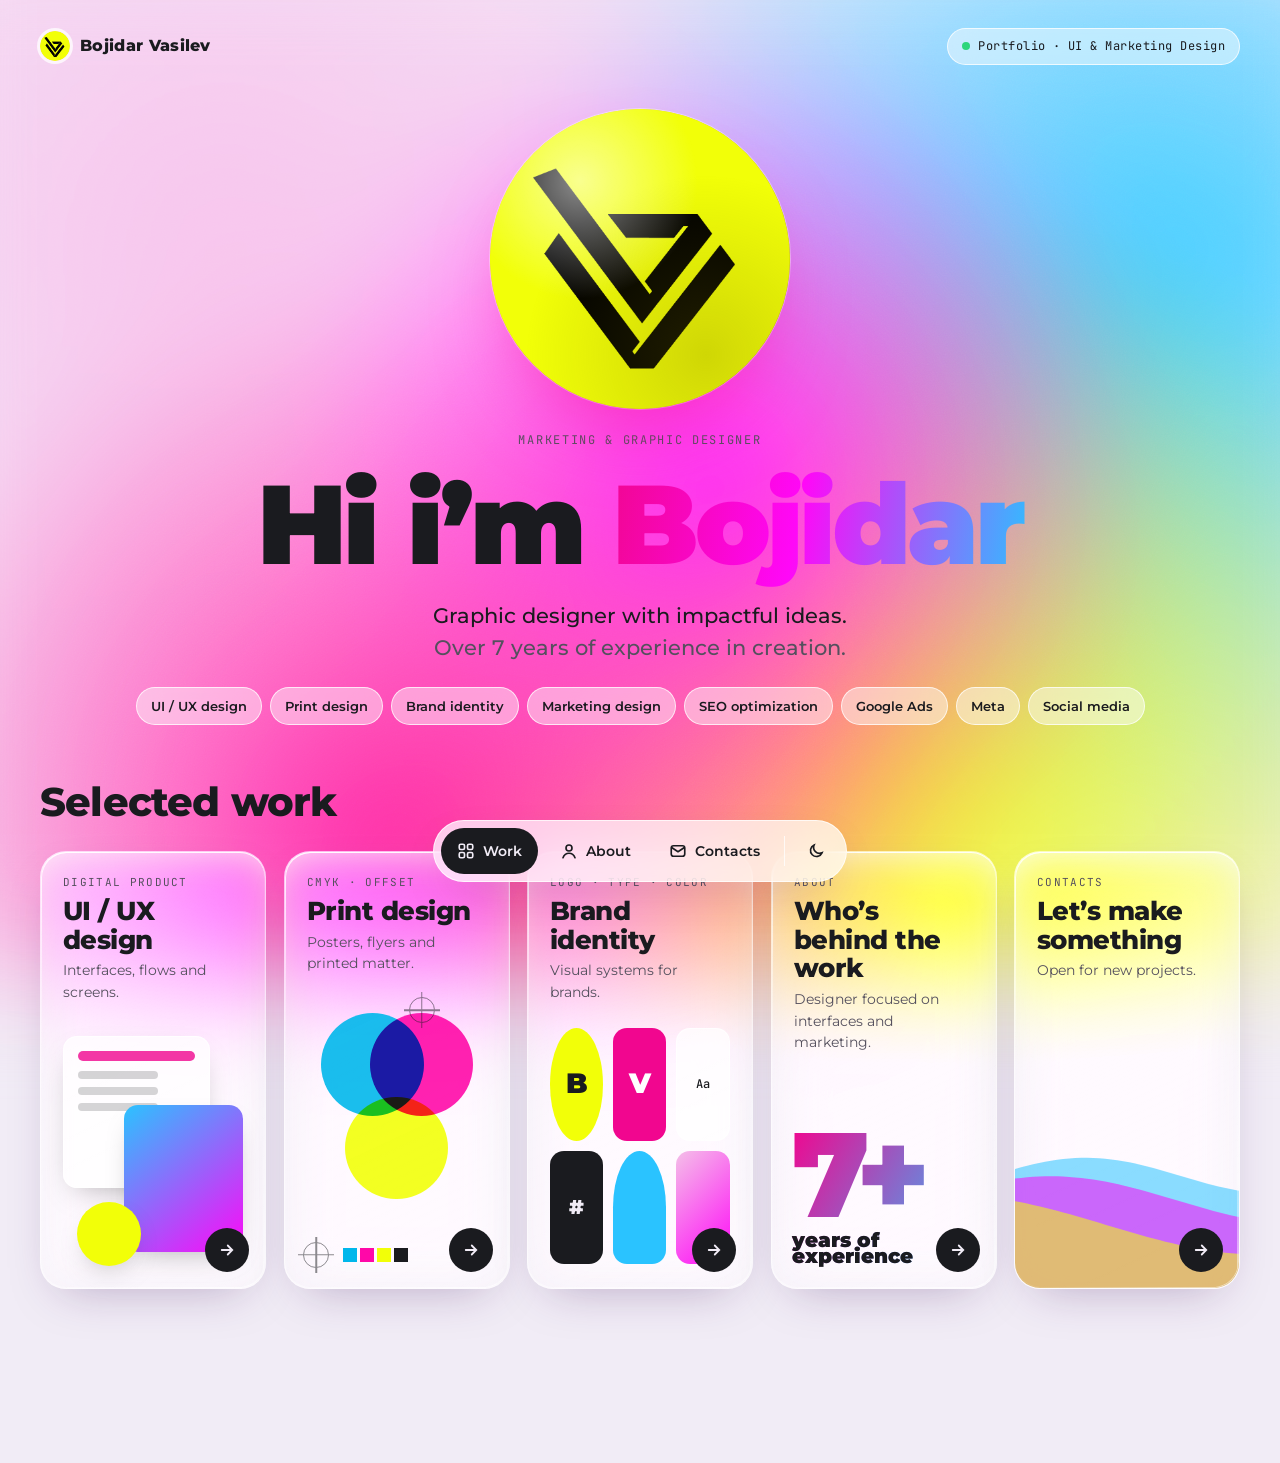
<file: index.html>
<!doctype html>
<html lang="en">
<head>
<meta charset="utf-8">
<meta name="viewport" content="width=device-width, initial-scale=1, viewport-fit=cover">
<title>Bojidar Vasilev &middot; Marketing &amp; Graphic Design</title>
<meta name="description" content="Freelance Projects &middot; Brand Identity &middot; Logo Design &middot; Web Design &middot; UI/UX &middot; Print &middot; Google Ads &middot; Meta Ads &middot; SEO">
<link rel="canonical" href="https://bojidar.design/">
<script type="application/ld+json">
{
  "@context": "https://schema.org",
  "@graph": [
    {
      "@type": "Person",
      "@id": "https://bojidar.design/#person",
      "name": "Bojidar Vasilev",
      "alternateName": "Божидар Василев",
      "jobTitle": "Digital Marketing & Design Specialist",
      "url": "https://bojidar.design/",
      "image": "https://bojidar.design/assets/about/BV.png",
      "address": {"@type": "PostalAddress", "addressLocality": "Stara Zagora", "addressCountry": "BG"},
      "sameAs": ["https://www.linkedin.com/in/bojidar-vasilev-03b022207"],
      "knowsAbout": ["Digital marketing", "Google Ads", "Meta ads", "SEO", "Social media marketing", "Email marketing", "Link building", "Web analytics", "UI/UX design", "Banner design", "Logo design", "Brand identity", "Print design", "Vehicle branding", "Vinyl graphics", "Motion graphics"]
    },
    {
      "@type": "WebSite",
      "@id": "https://bojidar.design/#website",
      "url": "https://bojidar.design/",
      "name": "Bojidar Vasilev",
      "publisher": {"@id": "https://bojidar.design/#person"}
    }
  ]
}
</script>
<meta property="og:type" content="website">
<meta property="og:site_name" content="Bojidar Vasilev">
<meta property="og:title" content="Bojidar Vasilev &middot; Marketing &amp; Graphic Design">
<meta property="og:description" content="Bojidar Vasilev, digital marketing &amp; design specialist in Stara Zagora: Google Ads, Meta ads, SEO, social media, UI/UX, logos, print and vehicle branding.">
<meta property="og:url" content="https://bojidar.design/">
<meta property="og:image" content="https://bojidar.design/assets/bv-logo.png">
<meta name="twitter:card" content="summary">
<link rel="icon" href="/favicon.ico" sizes="48x48">
<link rel="icon" type="image/png" sizes="32x32" href="/favicon-32.png">
<link rel="icon" type="image/png" sizes="192x192" href="/favicon-192.png">
<link rel="apple-touch-icon" href="/apple-touch-icon.png">
<meta name="claude:viewport-fit-sides" content="cover">
<link rel="preconnect" href="https://fonts.googleapis.com">
<link rel="preconnect" href="https://fonts.gstatic.com" crossorigin>
<link rel="stylesheet" href="https://fonts.googleapis.com/css2?family=Montserrat:wght@400;500;600;800;900&family=JetBrains+Mono:wght@500&display=swap">
<style>
/* Layout: full-bleed animated gradient field; hero orb + headline; horizontal snap carousel of glass cards; floating glass dock at the bottom */
:root{
  --yellow:#F2FF08; --pink:#F1068F; --magenta:#FF08F7; --blue:#2AC3FF; --lilac:#F4BFE8;
  --bg:#F1ECF6; --fg:#1A1B1F; --muted:#55505E;
  --glass:rgba(255,255,255,.46); --glass-strong:rgba(255,255,255,.72); --glass-line:rgba(255,255,255,.75);
  --shadow:0 18px 50px -22px rgba(60,20,90,.35);
  --orb-ink:#1A1B1F;
  --display:"Montserrat",system-ui,-apple-system,"Segoe UI",sans-serif;
  --body:"Montserrat",system-ui,-apple-system,"Segoe UI",sans-serif;
  --mono:"JetBrains Mono",ui-monospace,Consolas,monospace;
  --blend:multiply;
  --lg-top:rgba(255,255,255,.42); --lg-mid:rgba(255,255,255,.16); --lg-bot:rgba(255,255,255,.28);
  --lg-edge:rgba(255,255,255,.55); --lg-hi:rgba(255,255,255,.9); --lg-lo:rgba(255,255,255,.25);
  --lg-inner:rgba(255,255,255,.12); --lg-rim2:rgba(255,255,255,.55);
}
@media (prefers-color-scheme: dark){:root:not([data-theme="light"]){
  --bg:#130A2C; --fg:#F6F2FF; --muted:#B9B0D0;
  --glass:rgba(40,22,86,.42); --glass-strong:rgba(34,18,74,.78); --glass-line:rgba(255,255,255,.14);
  --shadow:0 20px 60px -20px rgba(0,0,0,.6); --blend:screen; color-scheme:dark;
  --lg-top:rgba(255,255,255,.16); --lg-mid:rgba(255,255,255,.04); --lg-bot:rgba(255,255,255,.09);
  --lg-edge:rgba(255,255,255,.18); --lg-hi:rgba(255,255,255,.45); --lg-lo:rgba(255,255,255,.06);
  --lg-inner:rgba(255,255,255,.05); --lg-rim2:rgba(255,255,255,.22)}}
:root[data-theme="dark"]{
  --bg:#130A2C; --fg:#F6F2FF; --muted:#B9B0D0;
  --glass:rgba(40,22,86,.42); --glass-strong:rgba(34,18,74,.78); --glass-line:rgba(255,255,255,.14);
  --shadow:0 20px 60px -20px rgba(0,0,0,.6); --blend:screen; color-scheme:dark;
  --lg-top:rgba(255,255,255,.16); --lg-mid:rgba(255,255,255,.04); --lg-bot:rgba(255,255,255,.09);
  --lg-edge:rgba(255,255,255,.18); --lg-hi:rgba(255,255,255,.45); --lg-lo:rgba(255,255,255,.06);
  --lg-inner:rgba(255,255,255,.05); --lg-rim2:rgba(255,255,255,.22)}

*{box-sizing:border-box}
html{scroll-behavior:smooth}
body{background:var(--bg);color:var(--fg);font-family:var(--body);font-size:16px;line-height:1.55;overflow-x:hidden;
  transition:background-color .5s ease,color .5s ease}
#field{position:fixed;inset:0;width:100%;height:100%;z-index:0;filter:blur(48px) saturate(1.15);transform:scale(1.15);pointer-events:none}
.grain{position:fixed;inset:0;z-index:1;pointer-events:none;opacity:.08;mix-blend-mode:overlay;
  background-image:url("data:image/svg+xml,%3Csvg xmlns='http://www.w3.org/2000/svg' width='160' height='160'%3E%3Cfilter id='n'%3E%3CfeTurbulence type='fractalNoise' baseFrequency='.9' numOctaves='2'/%3E%3C/filter%3E%3Crect width='100%25' height='100%25' filter='url(%23n)'/%3E%3C/svg%3E")}
.page{position:relative;z-index:2;padding-left:max(16px,env(safe-area-inset-left,0px));padding-right:max(16px,env(safe-area-inset-right,0px));padding-block:0 140px}
.wrap{max-width:1200px;margin:0 auto}

/* top bar */
.top{display:flex;align-items:center;justify-content:space-between;padding-block:20px}
.mark{display:flex;align-items:center;gap:10px;font-weight:800;letter-spacing:.02em;color:var(--fg);text-decoration:none}
.mark img{width:30px;height:30px;border-radius:50%;box-shadow:0 0 0 3px var(--glass-line)}
.mark i{width:30px;height:30px;border-radius:50%;background:var(--yellow);display:grid;place-items:center;font-style:normal;font-size:11px;font-weight:900;color:#1A1B1F;box-shadow:0 0 0 3px var(--glass-line)}
.status{font-family:var(--mono);font-size:12px;letter-spacing:.04em;display:flex;align-items:center;gap:8px;padding:8px 14px;border-radius:999px;background:var(--glass);border:1px solid var(--glass-line);backdrop-filter:blur(14px);-webkit-backdrop-filter:blur(14px)}
.status b{width:8px;height:8px;border-radius:50%;background:#2BD67B;box-shadow:0 0 0 0 rgba(43,214,123,.6);animation:ping 2.4s infinite}
@keyframes ping{0%{box-shadow:0 0 0 0 rgba(43,214,123,.55)}70%,100%{box-shadow:0 0 0 10px rgba(43,214,123,0)}}

/* hero */
.hero{display:grid;justify-items:center;text-align:center;gap:22px;padding-block:24px 56px}
.orb-stage{perspective:900px;width:min(300px,62vw);aspect-ratio:1;max-width:100%}
.orb{position:relative;width:100%;height:100%;border-radius:50%;
  background:radial-gradient(circle at 32% 28%,#FBFFB0 0%,var(--yellow) 38%,#D7E400 100%);
  box-shadow:inset -18px -26px 50px rgba(150,140,0,.35),0 40px 80px -30px rgba(241,6,143,.55),0 0 0 1px rgba(255,255,255,.4);
  display:grid;place-items:center;transform-style:preserve-3d;transition:transform .25s ease-out;animation:float 7s ease-in-out infinite}
.orb img{position:absolute;inset:0;width:100%;height:100%;border-radius:50%;display:block}
.orb::before{content:"";position:absolute;inset:0;border-radius:50%;z-index:2;pointer-events:none;
  background:radial-gradient(circle at 30% 24%,rgba(255,255,255,.55),rgba(255,255,255,0) 38%),radial-gradient(circle at 72% 82%,rgba(120,110,0,.28),rgba(0,0,0,0) 55%)}
.orb::after{z-index:3}
@keyframes float{0%,100%{translate:0 0}50%{translate:0 -12px}}
@keyframes spin{to{transform:rotate(360deg)}}
.eyebrow{font-family:var(--mono);font-size:12px;letter-spacing:.14em;text-transform:uppercase;color:var(--muted)}
h1{font-family:var(--display);font-weight:900;font-size:clamp(44px,9vw,112px);line-height:.95;letter-spacing:-.035em;margin:0;text-wrap:balance}
h1 .w{display:inline-block;animation:rise .9s cubic-bezier(.2,.8,.2,1) both}
h1 .w:nth-child(2){animation-delay:.08s}h1 .w:nth-child(3){animation-delay:.16s}
h1 .hl{background:linear-gradient(100deg,var(--pink),var(--magenta) 45%,var(--blue));-webkit-background-clip:text;background-clip:text;color:transparent;
  padding:0 .06em .22em;margin:0 -.06em -.22em} /* room for descenders (the j) so the gradient paints them */
@keyframes rise{from{transform:translateY(28px) rotate(2deg);filter:blur(6px)}to{transform:none;filter:none}}
.lede{max-width:34ch;font-size:clamp(17px,2.2vw,21px);font-weight:500;margin:0;text-wrap:balance}
.lede span{color:var(--muted)}
.skills{display:flex;flex-wrap:wrap;justify-content:center;gap:8px;margin:0;padding:0;list-style:none}
.skills li{font-size:13px;font-weight:600;padding:8px 14px;border-radius:999px;background:var(--glass);border:1px solid var(--glass-line);backdrop-filter:blur(12px);-webkit-backdrop-filter:blur(12px)}

/* carousel */
.work-head{display:flex;align-items:end;justify-content:space-between;gap:16px;margin-bottom:18px;flex-wrap:wrap}
h2{font-family:var(--display);font-weight:800;font-size:clamp(26px,3.6vw,40px);letter-spacing:-.02em;margin:0;line-height:1.05}
.arrows{display:flex;gap:8px}
.btn-round{width:46px;height:46px;border-radius:50%;border:1px solid var(--glass-line);background:var(--glass-strong);color:var(--fg);display:grid;place-items:center;cursor:pointer;backdrop-filter:blur(14px);-webkit-backdrop-filter:blur(14px);transition:transform .2s,background .2s}
.btn-round:hover{transform:scale(1.08)}
.btn-round:disabled{opacity:.35;cursor:default;transform:none}
.btn-round:focus-visible,.card:focus-visible,.dock button:focus-visible,.dock a:focus-visible,.modal button:focus-visible{outline:3px solid var(--blue);outline-offset:3px}
.track{display:grid;grid-auto-flow:column;grid-auto-columns:minmax(260px,340px);gap:18px;overflow-x:auto;scroll-snap-type:x mandatory;padding:10px 4px 26px;scrollbar-width:none;overscroll-behavior-x:contain}
.track::-webkit-scrollbar{display:none}
/* desktop & tablet: every card visible, no cut-off carousel */
@media (min-width:768px){
  .arrows{display:none}
  .track{grid-auto-flow:row;grid-template-columns:repeat(auto-fit,minmax(210px,1fr));overflow:visible;scroll-snap-type:none;padding:10px 0 26px}
  .card{min-height:400px}
}
/* one-by-one reveal (only when JS runs, so cards never stay hidden without it) */
.reveal .card{opacity:0;translate:0 46px;scale:.94;filter:blur(8px);
  transition:opacity .7s ease,translate .9s cubic-bezier(.2,.9,.25,1.1),scale .9s cubic-bezier(.2,.9,.25,1.1),filter .7s ease,transform .3s ease,box-shadow .3s;
  transition-delay:calc(var(--i,0) * 120ms)}
.reveal .card.in{opacity:1;translate:0 0;scale:1;filter:none}
.card{scroll-snap-align:start;position:relative;display:flex;flex-direction:column;min-height:420px;border-radius:26px;overflow:hidden;text-decoration:none;color:var(--fg);
  background:var(--glass);border:1px solid var(--glass-line);box-shadow:var(--shadow);backdrop-filter:blur(18px);-webkit-backdrop-filter:blur(18px);
  transform:perspective(900px) rotateX(var(--rx,0deg)) rotateY(var(--ry,0deg)) translateY(var(--ty,0));transition:transform .3s ease,box-shadow .3s}
.card:hover{--ty:-6px}
/* liquid glass: clear tinted pane, strong blur + saturation, bright specular rim, soft inner light */
.card{
  background:linear-gradient(155deg,var(--lg-top) 0%,var(--lg-mid) 45%,var(--lg-bot) 100%);
  border:1px solid var(--lg-edge);
  backdrop-filter:blur(26px) saturate(185%) brightness(1.06);-webkit-backdrop-filter:blur(26px) saturate(185%) brightness(1.06);
  box-shadow:inset 0 1px 0 var(--lg-hi),inset 0 -1px 0 var(--lg-lo),inset 0 0 0 1px var(--lg-inner),inset 0 18px 40px -24px var(--lg-hi),var(--shadow)}
.card::after{content:"";position:absolute;inset:0;border-radius:inherit;pointer-events:none;z-index:5;padding:1.2px;
  background:linear-gradient(135deg,var(--lg-hi) 0%,transparent 32%,transparent 62%,var(--lg-rim2) 100%);
  -webkit-mask:linear-gradient(#000 0 0) content-box,linear-gradient(#000 0 0);-webkit-mask-composite:xor;mask:linear-gradient(#000 0 0) content-box exclude,linear-gradient(#000 0 0)}
.card.alt{background:linear-gradient(155deg,var(--lg-top) 0%,var(--lg-mid) 55%,var(--lg-bot) 100%)}
.card::before{content:"";position:absolute;inset:0;pointer-events:none;opacity:0;transition:opacity .3s;
  background:radial-gradient(320px circle at var(--mx,50%) var(--my,50%),rgba(255,255,255,.35),transparent 60%);z-index:3}
.card:hover::before{opacity:1}
.card-top{padding:22px 22px 0;display:grid;gap:6px;position:relative;z-index:2}
.tag{font-family:var(--mono);font-size:11px;letter-spacing:.12em;text-transform:uppercase;color:var(--muted)}
.card h3{font-family:var(--display);font-weight:800;font-size:26px;letter-spacing:-.02em;margin:0;line-height:1.1}
.card p{margin:0;font-size:14px;color:var(--muted)}
.art{position:relative;flex:1;min-height:220px;margin-top:14px}
.go{position:absolute;right:16px;bottom:16px;z-index:4;width:44px;height:44px;border-radius:50%;background:var(--fg);color:var(--bg);display:grid;place-items:center;transition:transform .3s}
.card:hover .go{transform:rotate(-45deg) scale(1.08)}

/* card art: UI */
.ui-stack{position:absolute;inset:18px 22px 22px}
.ui-stack div{position:absolute;border-radius:14px;background:var(--glass-strong);border:1px solid var(--glass-line);box-shadow:0 12px 30px -14px rgba(0,0,0,.35);transition:transform .5s cubic-bezier(.2,.8,.2,1)}
.ui-stack .s1{inset:0 18% 34% 0}
.ui-stack .s1::before{content:"";position:absolute;left:14px;right:14px;top:14px;height:10px;border-radius:5px;background:var(--pink);opacity:.8}
.ui-stack .s1::after{content:"";position:absolute;left:14px;width:55%;top:34px;height:8px;border-radius:4px;background:currentColor;opacity:.18;box-shadow:0 16px 0 currentColor,0 32px 0 currentColor}
.ui-stack .s2{inset:30% 0 6% 34%;background:linear-gradient(140deg,var(--blue),var(--magenta));border:0}
.ui-stack .s3{width:64px;height:64px;left:8%;bottom:0;border-radius:50%;background:var(--yellow);border:0}
.card:hover .s1{transform:translate(-6px,-8px) rotate(-3deg)}
.card:hover .s2{transform:translate(8px,6px) rotate(3deg)}
.card:hover .s3{transform:translate(10px,-10px) scale(1.1)}

/* card art: print (CMYK) */
.cmyk{position:absolute;inset:0}
.cmyk span{position:absolute;width:46%;aspect-ratio:1;border-radius:50%;mix-blend-mode:var(--blend);opacity:.9;transition:transform .6s cubic-bezier(.2,.8,.2,1)}
.cmyk .c{background:#00B7EB;left:16%;top:8%}
.cmyk .m{background:#FF08A8;left:38%;top:8%}
.cmyk .y{background:var(--yellow);left:27%;top:36%}
.card:hover .c{transform:translate(-14px,-6px)}
.card:hover .m{transform:translate(14px,-6px)}
.card:hover .y{transform:translateY(12px)}
.reg{position:absolute;width:26px;height:26px;border:1.5px solid currentColor;border-radius:50%;opacity:.5}
.reg::before,.reg::after{content:"";position:absolute;background:currentColor}
.reg::before{left:50%;top:-6px;bottom:-6px;width:1.5px;transform:translateX(-50%)}
.reg::after{top:50%;left:-6px;right:-6px;height:1.5px;transform:translateY(-50%)}
.reg.a{left:18px;bottom:20px}.reg.b{right:74px;top:8px}
.swatch{position:absolute;left:58px;bottom:26px;display:flex;gap:3px}
.swatch i{width:14px;height:14px}
.swatch i:nth-child(1){background:#00B7EB}.swatch i:nth-child(2){background:#FF08A8}.swatch i:nth-child(3){background:var(--yellow)}.swatch i:nth-child(4){background:#1A1B1F}

/* card art: brand */
.brand-grid{position:absolute;inset:10px 22px 24px;display:grid;grid-template-columns:repeat(3,1fr);grid-template-rows:repeat(2,1fr);gap:10px}
.brand-grid i{border-radius:14px;display:grid;place-items:center;font-family:var(--display);font-weight:900;font-style:normal;font-size:28px;transition:border-radius .5s,transform .5s}
.brand-grid i:nth-child(1){background:var(--yellow);color:#1A1B1F;border-radius:50%}
.brand-grid i:nth-child(2){background:var(--pink);color:#fff}
.brand-grid i:nth-child(3){background:var(--glass-strong);border:1px solid var(--glass-line);font-family:var(--mono);font-size:12px;font-weight:500}
.brand-grid i:nth-child(4){background:var(--fg);color:var(--bg);font-size:20px}
.brand-grid i:nth-child(5){background:var(--blue);border-radius:50% 50% 14px 14px}
.brand-grid i:nth-child(6){background:linear-gradient(135deg,var(--lilac),var(--magenta))}
.card:hover .brand-grid i:nth-child(1){border-radius:14px;transform:rotate(-8deg)}
.card:hover .brand-grid i:nth-child(2){border-radius:50%}
.card:hover .brand-grid i:nth-child(5){transform:translateY(-6px)}

/* about + contact cards */
.big-num{font-family:var(--display);font-weight:900;font-size:120px;line-height:.8;letter-spacing:-.06em;position:absolute;left:20px;bottom:24px;
  background:linear-gradient(120deg,var(--pink),var(--blue));-webkit-background-clip:text;background-clip:text;color:transparent}
.big-num small{font-size:20px;letter-spacing:0;display:block;margin-top:10px;color:var(--fg);-webkit-text-fill-color:var(--fg);padding-right:58px} /* keep clear of the arrow button */
.big-num{right:20px}
.wave{position:absolute;inset:auto 0 0 0;height:70%}

/* dock */
.dock{position:fixed;left:50%;bottom:calc(18px + env(safe-area-inset-bottom,0px));transform:translateX(-50%);z-index:20;display:flex;gap:6px;padding:7px;border-radius:999px;
  background:var(--glass-strong);border:1px solid var(--glass-line);box-shadow:var(--shadow);backdrop-filter:blur(20px) saturate(1.3);-webkit-backdrop-filter:blur(20px) saturate(1.3)}
.dock a,.dock button{position:relative;height:46px;min-width:46px;padding:0 16px;border-radius:999px;border:0;background:transparent;color:var(--fg);font:600 14px var(--body);display:flex;align-items:center;gap:8px;cursor:pointer;text-decoration:none;transition:background .2s}
.dock a:hover,.dock button:hover{background:var(--glass)}
.dock .on{background:var(--fg);color:var(--bg)}
.dock .on:hover{background:var(--fg)}
.dock .sep{width:1px;background:var(--glass-line);margin:8px 2px}
.dock .theme{padding:0;width:46px;justify-content:center}
@media (max-width:520px){.dock .lbl{display:none}.dock a,.dock button{padding:0;width:46px;justify-content:center}}

/* modals */
dialog.modal{border:0;padding:0;background:transparent;color:var(--fg);width:min(560px,calc(100% - 32px));max-height:min(80vh,680px)}
dialog.modal::backdrop{background:rgba(20,8,40,.35);backdrop-filter:blur(6px);-webkit-backdrop-filter:blur(6px)}
.sheet{border-radius:28px;padding:28px;background:var(--glass-strong);border:1px solid var(--glass-line);box-shadow:var(--shadow);backdrop-filter:blur(24px);-webkit-backdrop-filter:blur(24px);display:grid;gap:16px;position:relative}
dialog[open] .sheet{animation:pop .45s cubic-bezier(.2,.9,.25,1.15)}
@keyframes pop{from{transform:translateY(24px) scale(.96)}to{transform:none}}
.sheet .x{position:absolute;right:16px;top:16px}
.sheet h2{padding-right:56px}
.sheet p{margin:0;max-width:60ch}
.todo{font-family:var(--mono);font-size:13px;padding:12px 14px;border-radius:12px;border:1.5px dashed var(--pink);color:var(--fg)}
.facts{display:grid;grid-template-columns:repeat(auto-fit,minmax(140px,1fr));gap:10px}
.facts div{padding:14px;border-radius:16px;background:var(--glass);border:1px solid var(--glass-line)}
.facts b{display:block;font-family:var(--display);font-size:28px;font-weight:900;letter-spacing:-.03em}
.facts span{font-size:13px;color:var(--muted)}
.proto-note{margin-top:56px;font-family:var(--mono);font-size:12px;color:var(--muted);text-align:center}

/* theme flash ripple */
.ripple{position:fixed;z-index:30;border-radius:50%;pointer-events:none;width:20px;height:20px;transform:translate(-50%,-50%) scale(0);background:var(--yellow);mix-blend-mode:var(--blend);opacity:.7;animation:rip .8s ease-out forwards}
@keyframes rip{to{transform:translate(-50%,-50%) scale(160);opacity:0}}

@media (prefers-reduced-motion: reduce){
  *,*::before,*::after{animation:none!important;transition:none!important}
  html{scroll-behavior:auto}
}
</style>

</head>
<body>
<canvas id="field" aria-hidden="true"></canvas>
<div class="grain" aria-hidden="true"></div>

<div class="page">
  <div class="wrap">
    <header class="top">
      <a class="mark" href="#top" aria-label="Bojidar Vasilev, home"><img src="assets/bv-logo.png" alt="" width="30" height="30"><span>Bojidar Vasilev</span></a>
      <span class="status"><b></b>Portfolio · UI &amp; Marketing Design</span>
    </header>

    <section class="hero" id="top">
      <div class="orb-stage" id="stage">
        <div class="orb" id="orb">
          <img src="assets/bv-logo.png" alt="Bojidar Vasilev logo" width="448" height="448">
        </div>
      </div>
      <span class="eyebrow">Marketing &amp; graphic designer</span>
      <h1><span class="w">Hi</span> <span class="w">i’m</span> <span class="w hl">Bojidar</span></h1>
      <p class="lede">Graphic designer with impactful ideas. <span>Over 7 years of experience in creation.</span></p>
      <ul class="skills" aria-label="Areas of work">
        <li>UI / UX design</li><li>Print design</li><li>Brand identity</li><li>Marketing design</li><li>SEO optimization</li><li>Google Ads</li><li>Meta</li><li>Social media</li>
      </ul>
    </section>

    <section id="work" aria-labelledby="work-title">
      <div class="work-head">
        <h2 id="work-title">Selected work</h2>
        <div class="arrows">
          <button class="btn-round" id="prev" aria-label="Previous cards"><svg width="18" height="18" viewBox="0 0 24 24" fill="none" stroke="currentColor" stroke-width="2.4" stroke-linecap="round"><path d="M15 5l-7 7 7 7"/></svg></button>
          <button class="btn-round" id="next" aria-label="Next cards"><svg width="18" height="18" viewBox="0 0 24 24" fill="none" stroke="currentColor" stroke-width="2.4" stroke-linecap="round"><path d="M9 5l7 7-7 7"/></svg></button>
        </div>
      </div>

      <div class="track" id="track">
        <a class="card" href="ui-ux-design.html">
          <div class="card-top"><span class="tag">Digital product</span><h3>UI / UX design</h3><p>Interfaces, flows and screens.</p></div>
          <div class="art"><div class="ui-stack"><div class="s1"></div><div class="s2"></div><div class="s3"></div></div></div>
          <span class="go" aria-hidden="true"><svg width="18" height="18" viewBox="0 0 24 24" fill="none" stroke="currentColor" stroke-width="2.4" stroke-linecap="round"><path d="M5 12h14M13 6l6 6-6 6"/></svg></span>
        </a>

        <a class="card" href="print-design.html">
          <div class="card-top"><span class="tag">CMYK · Offset</span><h3>Print design</h3><p>Posters, flyers and printed matter.</p></div>
          <div class="art"><div class="cmyk"><span class="c"></span><span class="m"></span><span class="y"></span></div><i class="reg a"></i><i class="reg b"></i><div class="swatch"><i></i><i></i><i></i><i></i></div></div>
          <span class="go" aria-hidden="true"><svg width="18" height="18" viewBox="0 0 24 24" fill="none" stroke="currentColor" stroke-width="2.4" stroke-linecap="round"><path d="M5 12h14M13 6l6 6-6 6"/></svg></span>
        </a>

        <a class="card" href="brand-identity.html">
          <div class="card-top"><span class="tag">Logo · Type · Color</span><h3>Brand identity</h3><p>Visual systems for brands.</p></div>
          <div class="art"><div class="brand-grid"><i>B</i><i>V</i><i>Aa</i><i>#</i><i></i><i></i></div></div>
          <span class="go" aria-hidden="true"><svg width="18" height="18" viewBox="0 0 24 24" fill="none" stroke="currentColor" stroke-width="2.4" stroke-linecap="round"><path d="M5 12h14M13 6l6 6-6 6"/></svg></span>
        </a>

        <a class="card alt" href="about.html">
          <div class="card-top"><span class="tag">About</span><h3>Who’s behind the work</h3><p>Designer focused on interfaces and marketing.</p></div>
          <div class="art"><div class="big-num">7+<small>years of experience</small></div></div>
          <span class="go" aria-hidden="true"><svg width="18" height="18" viewBox="0 0 24 24" fill="none" stroke="currentColor" stroke-width="2.4" stroke-linecap="round"><path d="M5 12h14M13 6l6 6-6 6"/></svg></span>
        </a>

        <a class="card alt" href="contacts.html">
          <div class="card-top"><span class="tag">Contacts</span><h3>Let’s make something</h3><p>Open for new projects.</p></div>
          <div class="art"><canvas class="wave" id="wave" aria-hidden="true"></canvas></div>
          <span class="go" aria-hidden="true"><svg width="18" height="18" viewBox="0 0 24 24" fill="none" stroke="currentColor" stroke-width="2.4" stroke-linecap="round"><path d="M5 12h14M13 6l6 6-6 6"/></svg></span>
        </a>
      </div>
    </section>

  </div>
</div>

<nav class="dock" aria-label="Main">
  <a href="#top" class="on" id="d-work"><svg width="18" height="18" viewBox="0 0 24 24" fill="none" stroke="currentColor" stroke-width="2.2" stroke-linejoin="round"><rect x="3" y="3" width="7" height="7" rx="2"/><rect x="14" y="3" width="7" height="7" rx="2"/><rect x="3" y="14" width="7" height="7" rx="2"/><rect x="14" y="14" width="7" height="7" rx="2"/></svg><span class="lbl">Work</span></a>
  <a href="about.html"><svg width="18" height="18" viewBox="0 0 24 24" fill="none" stroke="currentColor" stroke-width="2.2" stroke-linecap="round"><circle cx="12" cy="8" r="4"/><path d="M4 21c1.5-4 4.5-6 8-6s6.5 2 8 6"/></svg><span class="lbl">About</span></a>
  <a href="contacts.html"><svg width="18" height="18" viewBox="0 0 24 24" fill="none" stroke="currentColor" stroke-width="2.2" stroke-linejoin="round"><rect x="3" y="5" width="18" height="14" rx="3"/><path d="M3 7l9 6 9-6"/></svg><span class="lbl">Contacts</span></a>
  <span class="sep" aria-hidden="true"></span>
  <button type="button" class="theme" id="theme" aria-label="Switch light or dark theme">
    <svg id="ico-moon" width="18" height="18" viewBox="0 0 24 24" fill="none" stroke="currentColor" stroke-width="2.2" stroke-linecap="round"><path d="M20 14.5A8 8 0 0 1 9.5 4a8 8 0 1 0 10.5 10.5z"/></svg>
  </button>
</nav>

<dialog class="modal" id="about">
  <div class="sheet">
    <button class="btn-round x" data-close aria-label="Close"><svg width="16" height="16" viewBox="0 0 24 24" fill="none" stroke="currentColor" stroke-width="2.6" stroke-linecap="round"><path d="M6 6l12 12M18 6L6 18"/></svg></button>
    <span class="tag">About</span>
    <h2>Hi, I’m Bojidar Vasilev</h2>
    <p>Graphic designer with impactful ideas, specializing in user interface and marketing design.</p>
    <div class="facts">
      <div><b>7+</b><span>years of experience</span></div>
      <div><b>3</b><span>areas: UI/UX, print, brand identity</span></div>
    </div>
    <p class="todo">[ДОБАВИ] Кратка биография, снимка, клиенти – текстът от страница About.</p>
  </div>
</dialog>

<dialog class="modal" id="contact">
  <div class="sheet">
    <button class="btn-round x" data-close aria-label="Close"><svg width="16" height="16" viewBox="0 0 24 24" fill="none" stroke="currentColor" stroke-width="2.6" stroke-linecap="round"><path d="M6 6l12 12M18 6L6 18"/></svg></button>
    <span class="tag">Contacts</span>
    <h2>Let’s work together</h2>
    <p>Tell me about your project, timeline and what you need designed.</p>
    <p class="todo">[ПОПЪЛНИ] Имейл, телефон, LinkedIn / Behance / Instagram – от страница Contacts.</p>
  </div>
</dialog>

<script>
(() => {
  const root = document.documentElement;
  const reduce = matchMedia('(prefers-reduced-motion: reduce)').matches;
  const isDark = () => root.dataset.theme ? root.dataset.theme === 'dark' : matchMedia('(prefers-color-scheme: dark)').matches;

  /* ---------- animated gradient field ---------- */
  const cv = document.getElementById('field'), cx = cv.getContext('2d');
  const blobs = [
    {c:[244,191,232], x:.18, y:.22, r:.48, sx:.11, sy:.07},
    {c:[42,195,255],  x:.78, y:.25, r:.42, sx:.08, sy:.12},
    {c:[242,255,8],   x:.62, y:.72, r:.40, sx:.13, sy:.09},
    {c:[241,6,143],   x:.25, y:.80, r:.38, sx:.09, sy:.14},
    {c:[255,8,247],   x:.50, y:.45, r:.30, sx:.15, sy:.10},
  ];
  let W, H, mx = .5, my = .4, tmx = .5, tmy = .4;
  const size = () => { W = cv.width = Math.ceil(innerWidth / 6); H = cv.height = Math.ceil(innerHeight / 6); };
  size(); addEventListener('resize', size);
  addEventListener('pointermove', e => { tmx = e.clientX / innerWidth; tmy = e.clientY / innerHeight; }, {passive:true});
  function draw(t) {
    mx += (tmx - mx) * .04; my += (tmy - my) * .04;
    const dark = isDark();
    cx.globalCompositeOperation = 'source-over';
    cx.fillStyle = dark ? '#130A2C' : '#F1ECF6';
    cx.fillRect(0, 0, W, H);
    cx.globalCompositeOperation = dark ? 'lighter' : 'source-over';
    blobs.forEach((b, i) => {
      const k = t * .00012;
      const x = (b.x + Math.sin(k * (1 + i * .3) / b.sx * .1) * .12 + (mx - .5) * .08 * (i % 2 ? 1 : -1)) * W;
      const y = (b.y + Math.cos(k * (1 + i * .2) / b.sy * .1) * .10 + (my - .5) * .06) * H;
      const r = b.r * Math.max(W, H);
      const g = cx.createRadialGradient(x, y, 0, x, y, r);
      const a = dark ? (i === 0 ? .25 : .55) : .85;
      g.addColorStop(0, `rgba(${b.c},${a})`);
      g.addColorStop(1, `rgba(${b.c},0)`);
      cx.fillStyle = g; cx.beginPath(); cx.arc(x, y, r, 0, 7); cx.fill();
    });
    if (!reduce) requestAnimationFrame(draw);
  }
  requestAnimationFrame(draw);

  /* ---------- orb tilt ---------- */
  const stage = document.getElementById('stage'), orb = document.getElementById('orb');
  if (!reduce) addEventListener('pointermove', e => {
    const r = stage.getBoundingClientRect();
    const dx = (e.clientX - (r.left + r.width / 2)) / innerWidth, dy = (e.clientY - (r.top + r.height / 2)) / innerHeight;
    orb.style.transform = `rotateY(${dx * 30}deg) rotateX(${-dy * 30}deg)`;
  }, {passive:true});

  /* ---------- card tilt + spotlight ---------- */
  document.querySelectorAll('.card').forEach(c => {
    c.addEventListener('pointermove', e => {
      const r = c.getBoundingClientRect(), px = (e.clientX - r.left) / r.width, py = (e.clientY - r.top) / r.height;
      c.style.setProperty('--mx', px * 100 + '%'); c.style.setProperty('--my', py * 100 + '%');
      if (!reduce) { c.style.setProperty('--ry', (px - .5) * 8 + 'deg'); c.style.setProperty('--rx', (.5 - py) * 8 + 'deg'); }
    });
    c.addEventListener('pointerleave', () => { c.style.setProperty('--rx', '0deg'); c.style.setProperty('--ry', '0deg'); });
  });

  /* ---------- cards appear one by one when the section scrolls into view ---------- */
  const trk = document.getElementById('track');
  if (!reduce && 'IntersectionObserver' in window) {
    const cards = [...trk.querySelectorAll('.card')];
    cards.forEach((c, i) => c.style.setProperty('--i', i));
    trk.classList.add('reveal');
    const io = new IntersectionObserver(entries => {
      if (!entries.some(e => e.isIntersecting)) return;
      io.disconnect();
      cards.forEach(c => c.classList.add('in'));
      /* after the last card lands, drop the reveal styles so hover/tilt react without delay */
      setTimeout(() => { trk.classList.remove('reveal'); cards.forEach(c => c.classList.remove('in')); }, 900 + cards.length * 120 + 200);
    }, {threshold: .15});
    io.observe(trk);
  }

  /* ---------- carousel arrows ---------- */
  const track = document.getElementById('track'), prev = document.getElementById('prev'), next = document.getElementById('next');
  const step = () => (track.querySelector('.card').getBoundingClientRect().width + 18);
  prev.onclick = () => track.scrollBy({left: -step(), behavior: reduce ? 'auto' : 'smooth'});
  next.onclick = () => track.scrollBy({left: step(), behavior: reduce ? 'auto' : 'smooth'});
  const upd = () => { prev.disabled = track.scrollLeft < 4; next.disabled = track.scrollLeft + track.clientWidth > track.scrollWidth - 4; };
  track.addEventListener('scroll', upd, {passive:true}); addEventListener('resize', upd); upd();

  /* ---------- contact card wave ---------- */
  // the canvas is sized only when the card changes size (re-allocating it every frame
  // made Chrome drop the canvas and show a broken-canvas icon); drawing pauses off screen
  const wv = document.getElementById('wave'), wx = wv.getContext('2d');
  let wvOn = true;
  let wvT = 0;
  // resize only when the size really changed, and redraw at once (a resize clears the canvas)
  const wvSize = () => { const d = Math.min(devicePixelRatio || 1, 2), nw = Math.max(1, Math.round(wv.clientWidth * d)), nh = Math.max(1, Math.round(wv.clientHeight * d));
    if (Math.abs(nw - wv.width) < 3 && Math.abs(nh - wv.height) < 3) return; wv.width = nw; wv.height = nh; wvDraw(wvT); };
  wvSize();
  if ('ResizeObserver' in window) new ResizeObserver(wvSize).observe(wv); else addEventListener('resize', wvSize);
  if ('IntersectionObserver' in window) new IntersectionObserver(es => { const was = wvOn; wvOn = es[es.length - 1].isIntersecting; if (wvOn && !was && !reduce) requestAnimationFrame(wave); }).observe(wv);
  wv.addEventListener('contextrestored', () => { wvSize(); requestAnimationFrame(wave); });
  function wave(t) {
    if (!wvOn && !reduce) return;
    wvT = t || 0; wvDraw(wvT);
    if (!reduce && wvOn) requestAnimationFrame(wave);
  }
  function wvDraw(t) {
    const w = wv.width, h = wv.height;
    wx.clearRect(0, 0, w, h);
    const cols = ['#2AC3FF', '#FF08F7', '#F2FF08'];
    cols.forEach((col, j) => {
      wx.beginPath();
      for (let x = 0; x <= w; x += 6) {
        const y = h * (.45 + j * .12) + Math.sin(x / (60 + j * 20) + t / (700 - j * 120)) * (18 + j * 6);
        x ? wx.lineTo(x, y) : wx.moveTo(x, y);
      }
      wx.lineTo(w, h); wx.lineTo(0, h); wx.closePath();
      wx.fillStyle = col; wx.globalAlpha = .55; wx.fill();
    });
    wx.globalAlpha = 1;
  }
  requestAnimationFrame(wave);

  /* ---------- modals ---------- */
  document.querySelectorAll('[data-open]').forEach(el => el.addEventListener('click', e => {
    e.preventDefault(); const d = document.getElementById(el.dataset.open); if (d && !d.open) d.showModal();
  }));
  document.querySelectorAll('dialog').forEach(d => {
    d.addEventListener('click', e => { if (e.target === d || e.target.closest('[data-close]')) d.close(); });
  });

  /* ---------- theme toggle ---------- */
  try { const s = localStorage.getItem('bv-theme'); if (s) root.dataset.theme = s; } catch (e) {}
  document.getElementById('theme').addEventListener('click', e => {
    const nextTheme = isDark() ? 'light' : 'dark';
    root.dataset.theme = nextTheme;
    try { localStorage.setItem('bv-theme', nextTheme); } catch (err) {}
    if (!reduce) {
      const r = document.createElement('span'); r.className = 'ripple';
      r.style.left = e.clientX + 'px'; r.style.top = e.clientY + 'px';
      document.body.appendChild(r); setTimeout(() => r.remove(), 900);
    }
  });
})();
</script>
</body>
</html>
</file>
